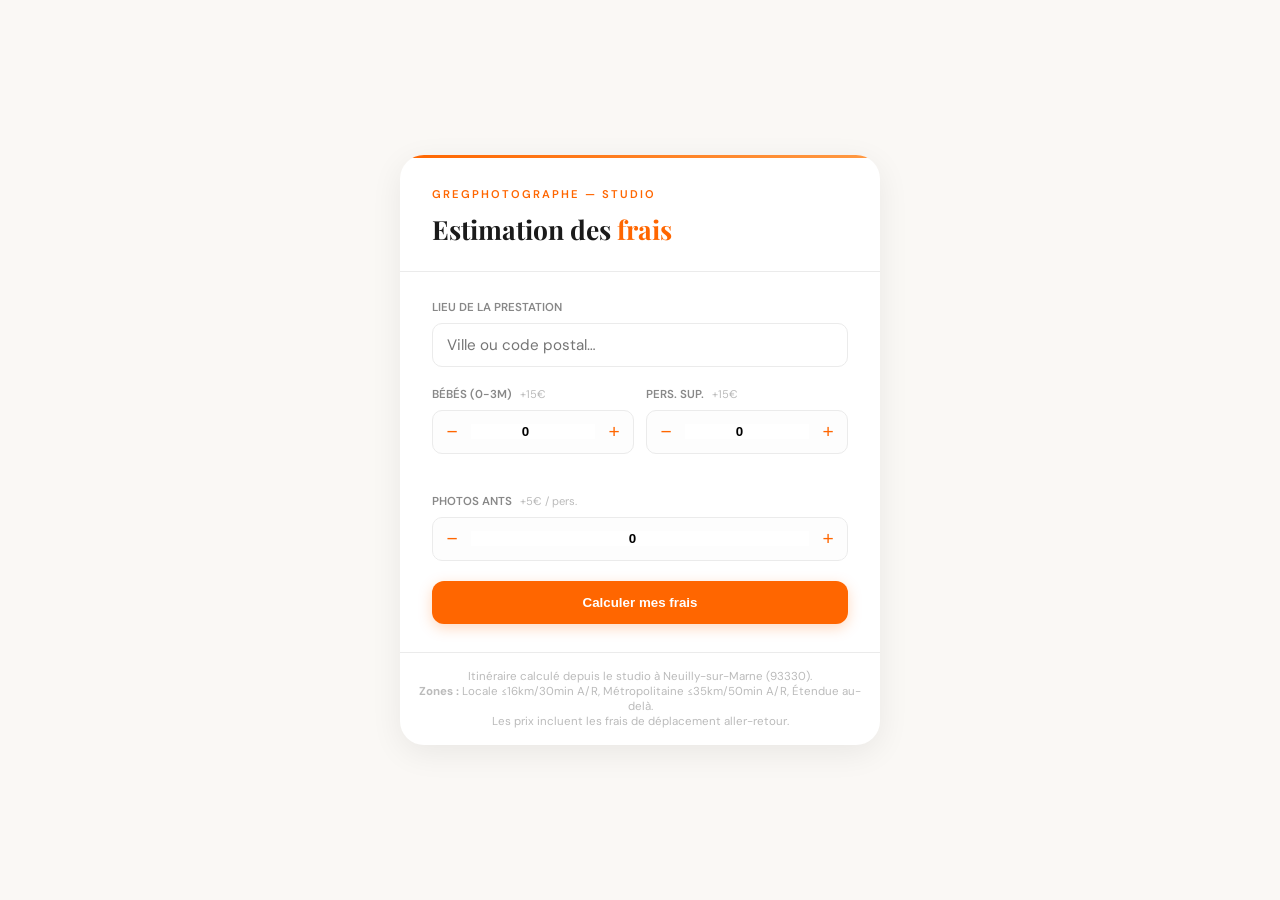
<file: public/index.html>
<!doctype html>
<html lang="fr">
<head>
  <meta charset="utf-8" />
  <meta name="viewport" content="width=device-width, initial-scale=1" />
  <title>Frais de déplacement | GregPhotographe</title>
  <link rel="preconnect" href="https://fonts.googleapis.com">
  <link href="https://fonts.googleapis.com/css2?family=Playfair+Display:wght@400;700&family=DM+Sans:wght@300;400;600&display=swap" rel="stylesheet">
  <style>
    :root {
      --primary: #1a1a1a;
      --orange: #ff6600;
      --orange-light: rgba(255, 102, 0, 0.08);
      --orange-glow: rgba(255, 102, 0, 0.25);
      --bg: #faf8f5;
      --card: #ffffff;
      --muted: #888;
      --border: #ebebeb;
      --radius: 16px;
    }
    *, *::before, *::after { box-sizing: border-box; margin: 0; padding: 0; }
    body {
      font-family: 'DM Sans', sans-serif;
      background: var(--bg);
      min-height: 100vh;
      display: flex;
      align-items: center;
      justify-content: center;
      padding: 1.5rem;
    }
    .card {
      background: var(--card);
      border-radius: 24px;
      box-shadow: 0 8px 32px rgba(0,0,0,0.07);
      width: 100%;
      max-width: 480px;
      overflow: hidden;
    }
    .card-header {
      padding: 2rem 2rem 1.5rem;
      border-bottom: 1px solid var(--border);
      position: relative;
    }
    .card-header::before {
      content: '';
      position: absolute;
      top: 0; left: 0; right: 0;
      height: 3px;
      background: linear-gradient(90deg, var(--orange), #ff9a44);
    }
    .logo-line {
      font-size: 0.7rem; letter-spacing: 0.18em; text-transform: uppercase;
      color: var(--orange); font-weight: 600; margin-bottom: 0.6rem;
    }
    h1 { font-family: 'Playfair Display', serif; font-size: 1.65rem; color: var(--primary); }
    h1 span { color: var(--orange); }
    .card-body { padding: 1.75rem 2rem; }
    .field { margin-bottom: 1.25rem; }
    .field label {
      display: block; font-size: 0.72rem; font-weight: 600;
      text-transform: uppercase; color: var(--muted); margin-bottom: 0.5rem;
    }
    .field label .tip { font-weight: 400; text-transform: none; color: #bbb; font-size: 0.7rem; margin-left: 0.3rem; }
    input[type="text"] {
      width: 100%; padding: 11px 14px; border: 1.5px solid var(--border);
      border-radius: 10px; font-family: inherit; font-size: 0.95rem;
    }
    input:focus { outline: none; border-color: var(--orange); box-shadow: 0 0 0 3px var(--orange-glow); }
    .row-grid { display: grid; grid-template-columns: 1fr 1fr; gap: 12px; margin-bottom: 1.25rem; }
    .number-ctrl {
      display: flex; align-items: center; border: 1.5px solid var(--border);
      border-radius: 10px; overflow: hidden; background: #fdfdfd;
    }
    .number-ctrl button {
      width: 38px; height: 42px; border: none; background: none;
      color: var(--orange); cursor: pointer; font-size: 1.2rem;
    }
    .number-ctrl input {
      flex: 1; border: none; text-align: center; font-weight: 600; width: 30px;
    }
    .btn-calc {
      width: 100%; padding: 14px; background: var(--orange); color: #fff;
      border: none; border-radius: 12px; font-weight: 600; cursor: pointer;
      box-shadow: 0 4px 14px var(--orange-glow);
    }
    .btn-calc:hover { background: #e55c00; transform: translateY(-1px); }
    #result { overflow: hidden; max-height: 0; transition: max-height 0.4s ease; }
    #result.visible { max-height: 600px; }
    .result-inner { border-top: 1px solid var(--border); padding: 1.5rem 2rem; }
    .result-inner.ok { background: var(--orange-light); }
    .result-price { font-family: 'Playfair Display', serif; font-size: 3rem; font-weight: 700; color: var(--orange); }
    .result-meta { font-size: 0.82rem; color: var(--muted); line-height: 1.5; margin-top: 8px; }
    .card-note { padding: 1rem; border-top: 1px solid var(--border); font-size: 0.72rem; color: #bbb; text-align: center; }
  </style>
</head>
<body>
<div class="card">
  <div class="card-header">
    <p class="logo-line">GregPhotographe &mdash; Studio</p>
    <h1>Estimation des <span>frais</span></h1>
  </div>
  <div class="card-body">
    <div class="field">
      <label for="address">Lieu de la prestation</label>
      <input id="address" type="text" placeholder="Ville ou code postal…" />
    </div>
    <div class="row-grid">
      <div class="field">
        <label>Bébés (0-3m) <span class="tip">+<span id="babyUnitPrice">15</span>€</span></label>
        <div class="number-ctrl">
          <button type="button" data-target="babies" data-op="minus">−</button>
          <input id="babies" type="number" value="0" readonly />
          <button type="button" data-target="babies" data-op="plus">+</button>
        </div>
      </div>
      <div class="field">
        <label>Pers. sup. <span class="tip">+<span id="persUnitPrice">15</span>€</span></label>
        <div class="number-ctrl">
          <button type="button" data-target="persons" data-op="minus">−</button>
          <input id="persons" type="number" value="0" readonly />
          <button type="button" data-target="persons" data-op="plus">+</button>
        </div>
      </div>
    </div>
    <div class="field">
      <label>Photos ANTS <span class="tip">+<span id="antsUnitPrice">5</span>€ / pers.</span></label>
      <div class="number-ctrl">
        <button type="button" data-target="ants" data-op="minus">−</button>
        <input id="ants" type="number" value="0" readonly />
        <button type="button" data-target="ants" data-op="plus">+</button>
      </div>
    </div>
    <button id="btn" class="btn-calc">Calculer mes frais</button>
  </div>
  <div id="result"></div>
  <p class="card-note">
    Itinéraire calculé depuis le studio à Neuilly-sur-Marne (93330).
    <br><strong>Zones :</strong> Locale ≤16km/30min A/R, Métropolitaine ≤35km/50min A/R, Étendue au-delà.
    <br>Les prix incluent les frais de déplacement aller-retour.
  </p>
</div>

<script>
 // Charge la configuration depuis localStorage (modifiable via admin)
function getConfig() {
  const STORAGE_KEY = 'gregPricingV2';
  const defaultConfig = {
    "priceStudio": 59,
    "localMaxKm": 16,
    "localMaxMin": 30,
    "priceLocal": 79,
    "localExtraKmPrice": 2.5,
    "localExtraMinPrice": 1.5,
    "metroMaxKm": 35,
    "metroMaxMin": 50,
    "priceMetro": 129,
    "metroExtraKmPrice": 2,
    "metroExtraMinPrice": 1.2,
    "extendedMaxKm": 50,
    "extendedMaxMin": 75,
    "priceExtended": 179,
    "parisSupplement": 30,
    "extendedExtraKmPrice": 1.5,
    "extendedExtraMinPrice": 1,
    "priceBaby": 15,
    "priceExtraPers": 15,
    "priceAnts": 5,
    "postalPrices": {
      "77500": 95,
      "93160": 95
    }
  };
  
  const saved = localStorage.getItem(STORAGE_KEY);
  if (saved) {
    try {
      const parsed = JSON.parse(saved);
      // Fusion avec les valeurs par défaut pour les champs manquants
      return { ...defaultConfig, ...parsed };
    } catch (e) {}
  }
  
  return defaultConfig;
}

  const STUDIO_POSITION = { lat: 48.8582, lon: 2.5286 };
  const CITY_POSTCODE = {
    "melun": "77000", "paris": "75000", "evry": "91000", "nanterre": "92000",
    "creteil": "94000", "noisy-le-grand": "93160", "chelles": "77500",
    "neuilly-sur-marne": "93330", "gagny": "93220", "le perreux-sur-marne": "94170",
    "gournay-sur-marne": "93460", "bagnolet": "93170", "montreuil": "93100",
    "saint-denis": "93200", "tremblay-en-france": "93290", "bondy": "93140"
  };

  function updateUIPrices() {
    const cfg = getConfig();
    document.getElementById('babyUnitPrice').textContent = cfg.priceBaby;
    document.getElementById('persUnitPrice').textContent = cfg.priceExtraPers;
    document.getElementById('antsUnitPrice').textContent = cfg.priceAnts;
  }
  window.addEventListener('load', updateUIPrices);

  async function geocode(address) {
    try {
      const url = new URL("https://nominatim.openstreetmap.org/search");
      url.searchParams.set("q", `${address}, France`);
      url.searchParams.set("format", "json");
      url.searchParams.set("addressdetails", "1");
      url.searchParams.set("limit", "1");
      url.searchParams.set("countrycodes", "fr");
      const r = await fetch(url.toString(), {
        headers: { "User-Agent": "GregPhotographe/1.0" }
      });
      if (r.ok) {
        const data = await r.json();
        if (data[0]) {
          const a = data[0].address || {};
          return {
            lat: Number(data[0].lat),
            lon: Number(data[0].lon),
            city: a.city || a.town || a.village || "",
            department: (a.postcode || "").slice(0, 2),
            postcode: a.postcode || ""
          };
        }
      }
    } catch (e) {}
    const cleaned = address.trim().toLowerCase();
    let postcode = cleaned.match(/\b(\d{5})\b/)?.[1] || CITY_POSTCODE[cleaned] || null;
    if (!postcode) throw new Error("Adresse introuvable");
    const dept = postcode.slice(0, 2);
    const centers = {
      "75": { lat: 48.8566, lon: 2.3522 }, "77": { lat: 48.5399, lon: 2.6595 },
      "78": { lat: 48.8014, lon: 2.1303 }, "91": { lat: 48.5839, lon: 2.3081 },
      "92": { lat: 48.8924, lon: 2.2153 }, "93": { lat: 48.9316, lon: 2.3976 },
      "94": { lat: 48.7846, lon: 2.4238 }, "95": { lat: 49.0375, lon: 2.0749 }
    };
    if (!centers[dept]) throw new Error("Département inconnu");
    return { ...centers[dept], city: postcode, department: dept, postcode, approximate: true };
  }

  async function routeORS(fromLat, fromLon, toLat, toLon) {
    const body = { coordinates: [[fromLon, fromLat], [toLon, toLat]], format: "json" };
    const controller = new AbortController();
    const timeout = setTimeout(() => controller.abort(), 8000);
    try {
      const r = await fetch("https://api.openrouteservice.org/v2/directions/driving-car", {
        method: "POST",
        headers: {
          "Authorization": "5b3ce3597851110001cf6248",
          "Content-Type": "application/json"
        },
        body: JSON.stringify(body),
        signal: controller.signal
      });
      clearTimeout(timeout);
      if (!r.ok) throw new Error("ORS indisponible");
      const data = await r.json();
      if (!data.routes?.[0]) throw new Error("Itinéraire introuvable");
      return {
        distanceKm: Math.round(data.routes[0].summary.distance / 100) / 10,
        durationMinSimple: Math.round(data.routes[0].summary.duration / 6) / 10
      };
    } catch {
      const R = 6371;
      const dLat = (toLat - fromLat) * Math.PI / 180;
      const dLon = (toLon - fromLon) * Math.PI / 180;
      const a = Math.sin(dLat/2) ** 2 + Math.cos(fromLat * Math.PI / 180) * Math.cos(toLat * Math.PI / 180) * Math.sin(dLon/2) ** 2;
      const dist = R * 2 * Math.atan2(Math.sqrt(a), Math.sqrt(1-a)) * 1.3;
      const time = (dist / 35) * 60;
      return {
        distanceKm: Math.round(dist * 10) / 10,
        durationMinSimple: Math.round(time * 10) / 10,
        approximate: true
      };
    } finally {
      clearTimeout(timeout);
    }
  }

  function computePrice(distanceKm, durationMinSimple, department, city) {
    const cfg = getConfig();
    // Tarif postal prioritaire
    if (city && cfg.postalPrices[city]) {
      console.log(`Tarif direct postal ${city} : ${cfg.postalPrices[city]} €`);
      return { price: cfg.postalPrices[city], zone: "Tarif direct", details: [`Tarif direct ${city} : ${cfg.postalPrices[city]} €`] };
    }
    // Studio
    if ((city || "").includes("93330") || (city || "").toLowerCase().includes("neuilly-sur-marne")) {
      console.log("Studio Neuilly-sur-Marne");
      return { price: cfg.priceStudio, zone: "Studio", details: [`Studio : ${cfg.priceStudio} €`] };
    }

    const durationAR = durationMinSimple * 2;
    console.log(`Distance : ${distanceKm} km, Temps A/R : ${durationAR} min`);
    console.log(`Seuils Locale : km≤${cfg.localMaxKm} ET min≤${cfg.localMaxMin}`);
    console.log(`Seuils Métropolitaine : km≤${cfg.metroMaxKm} ET min≤${cfg.metroMaxMin}`);

    let zone, basePrice, includedKm, includedMin, extraKmPrice, extraMinPrice, parisSurcharge = 0;

    if (distanceKm <= cfg.localMaxKm && durationAR <= cfg.localMaxMin) {
      zone = "Locale";
      basePrice = cfg.priceLocal;
      includedKm = cfg.localMaxKm;
      includedMin = cfg.localMaxMin;
      extraKmPrice = cfg.localExtraKmPrice;
      extraMinPrice = cfg.localExtraMinPrice;
      console.log("Zone Locale sélectionnée");
    } else if (distanceKm <= cfg.metroMaxKm && durationAR <= cfg.metroMaxMin) {
      zone = "Métropolitaine";
      basePrice = cfg.priceMetro;
      includedKm = cfg.metroMaxKm;
      includedMin = cfg.metroMaxMin;
      extraKmPrice = cfg.metroExtraKmPrice;
      extraMinPrice = cfg.metroExtraMinPrice;
      console.log("Zone Métropolitaine sélectionnée");
    } else {
      zone = "Étendue";
      basePrice = cfg.priceExtended;
      includedKm = cfg.extendedMaxKm;
      includedMin = cfg.extendedMaxMin;
      extraKmPrice = cfg.extendedExtraKmPrice;
      extraMinPrice = cfg.extendedExtraMinPrice;
      if (department === "75") {
        parisSurcharge = cfg.parisSupplement;
        console.log("Supplément Paris appliqué");
      }
      console.log("Zone Étendue sélectionnée");
    }

    const excessKm = Math.max(0, distanceKm - includedKm);
    const excessMin = Math.max(0, durationAR - includedMin);
    const kmCost = Math.round(excessKm * extraKmPrice * 10) / 10;
    const minCost = Math.round(excessMin * extraMinPrice * 10) / 10;
    const total = Math.round(basePrice + kmCost + minCost + parisSurcharge);

    console.log(`Excédent km : ${excessKm.toFixed(1)} -> ${kmCost.toFixed(1)} €`);
    console.log(`Excédent min : ${excessMin.toFixed(1)} -> ${minCost.toFixed(1)} €`);
    console.log(`Total : ${total} €`);

    const details = [`Zone ${zone} — ${basePrice} €`];
    if (excessKm > 0) details.push(`+ ${excessKm.toFixed(1)} km × ${extraKmPrice} € = ${kmCost.toFixed(1)} €`);
    else if (zone !== 'Studio') details.push(`Distance dans la limite (≤${includedKm} km)`);
    if (excessMin > 0) details.push(`+ ${excessMin.toFixed(1)} min (A/R) × ${extraMinPrice} € = ${minCost.toFixed(1)} €`);
    else if (zone !== 'Studio') details.push(`Temps dans la limite (≤${includedMin} min A/R)`);
    if (parisSurcharge > 0) details.push(`Supplément Paris : +${parisSurcharge} €`);

    return { price: total, zone, details };
  }

  const btn = document.getElementById("btn");
  const resultDiv = document.getElementById("result");
  document.querySelectorAll(".number-ctrl button").forEach(b => {
    b.addEventListener("click", () => {
      const input = document.getElementById(b.dataset.target);
      let v = parseInt(input.value) || 0;
      input.value = b.dataset.op === "plus" ? v + 1 : Math.max(0, v - 1);
    });
  });

  function showResult(html, type) {
    resultDiv.innerHTML = `<div class="result-inner ${type}">${html}</div>`;
    resultDiv.className = "visible";
  }

  btn.addEventListener("click", async () => {
    const address = document.getElementById("address").value.trim();
    if (!address) return showResult(`<p style="color:#c0392b;">⚠ Veuillez entrer une ville ou un code postal.</p>`, "err");
    btn.textContent = "Calcul en cours…"; btn.disabled = true;
    try {
      const clientGeo = await geocode(address);
      if (!clientGeo) throw new Error("Adresse introuvable");
      const route = await routeORS(STUDIO_POSITION.lat, STUDIO_POSITION.lon, clientGeo.lat, clientGeo.lon);
      console.log(`Résultat API : ${route.distanceKm} km, ${route.durationMinSimple} min simple`);
      const pricing = computePrice(route.distanceKm, route.durationMinSimple, clientGeo.department, clientGeo.postcode || clientGeo.city);
      const cfg = getConfig();
      const babies = parseInt(document.getElementById("babies").value) || 0;
      const persons = parseInt(document.getElementById("persons").value) || 0;
      const ants = parseInt(document.getElementById("ants").value) || 0;
      const babyCost = babies * cfg.priceBaby;
      const persCost = persons * cfg.priceExtraPers;
      const antsCost = ants * cfg.priceAnts;
      const grandTotal = pricing.price + babyCost + persCost + antsCost;
      let detailsHtml = pricing.details.map(d => `<div style="display:flex;justify-content:space-between;margin-bottom:6px;"><span>${d}</span></div>`).join('');
      
      // Ajouter une séparation pour les suppléments optionnels
      if (babyCost || persCost || antsCost) {
        detailsHtml += `<div style="margin-top:10px;padding-top:10px;border-top:1px dashed #ebebeb; font-size:0.85rem; color:var(--muted);">Suppléments optionnels :</div>`;
      }
      if (babyCost) detailsHtml += `<div style="display:flex;justify-content:space-between;margin-top:6px;"><span>Bébé 0-3 mois (${babies})</span><span>+${babyCost} €</span></div>`;
      if (persCost) detailsHtml += `<div style="display:flex;justify-content:space-between;margin-top:6px;"><span>Personne supplémentaire (${persons})</span><span>+${persCost} €</span></div>`;
      if (antsCost) detailsHtml += `<div style="display:flex;justify-content:space-between;margin-top:6px;"><span>Photos ANTS (${ants})</span><span>+${antsCost} €</span></div>`;
      const durationAR = route.durationMinSimple * 2;
      const approxNote = route.approximate || clientGeo.approximate ? '<div class="result-meta" style="font-style:italic;">⚠ Trajet approximatif</div>' : '';
      
      // Ajout des seuils de la zone pour transparence
      let zoneThresholds = '';
      if (pricing.zone === 'Locale') {
        zoneThresholds = `<div class="result-meta">Seuils Locale : ≤${cfg.localMaxKm} km / ≤${cfg.localMaxMin} min A/R</div>`;
      } else if (pricing.zone === 'Métropolitaine') {
        zoneThresholds = `<div class="result-meta">Seuils Métropolitaine : ≤${cfg.metroMaxKm} km / ≤${cfg.metroMaxMin} min A/R</div>`;
      } else if (pricing.zone === 'Étendue') {
        zoneThresholds = `<div class="result-meta">Seuils Étendue : >${cfg.extendedMaxKm} km ou >${cfg.extendedMaxMin} min A/R</div>`;
      }
      
      showResult(`
        <p style="font-size:0.75rem;text-transform:uppercase;color:#888;">${clientGeo.city || address} – ${route.distanceKm} km, ${route.durationMinSimple} min (simple) / ${durationAR} min (A/R)</p>
        <p class="result-price" style="margin:10px 0;">€${grandTotal}</p>
        <div style="margin-top:20px;padding-top:15px;border-top:1px dashed #ebebeb;">${detailsHtml}</div>
        <div class="result-meta">Zone : ${pricing.zone}</div>
        ${zoneThresholds}
        ${approxNote}
      `, "ok");
    } catch (err) {
      showResult(`<p style="color:#c0392b;">⚠ ${err.message}</p>`, "err");
    } finally {
      btn.textContent = "Calculer mes frais"; btn.disabled = false;
    }
  });
</script>
</body>
</html>
</file>
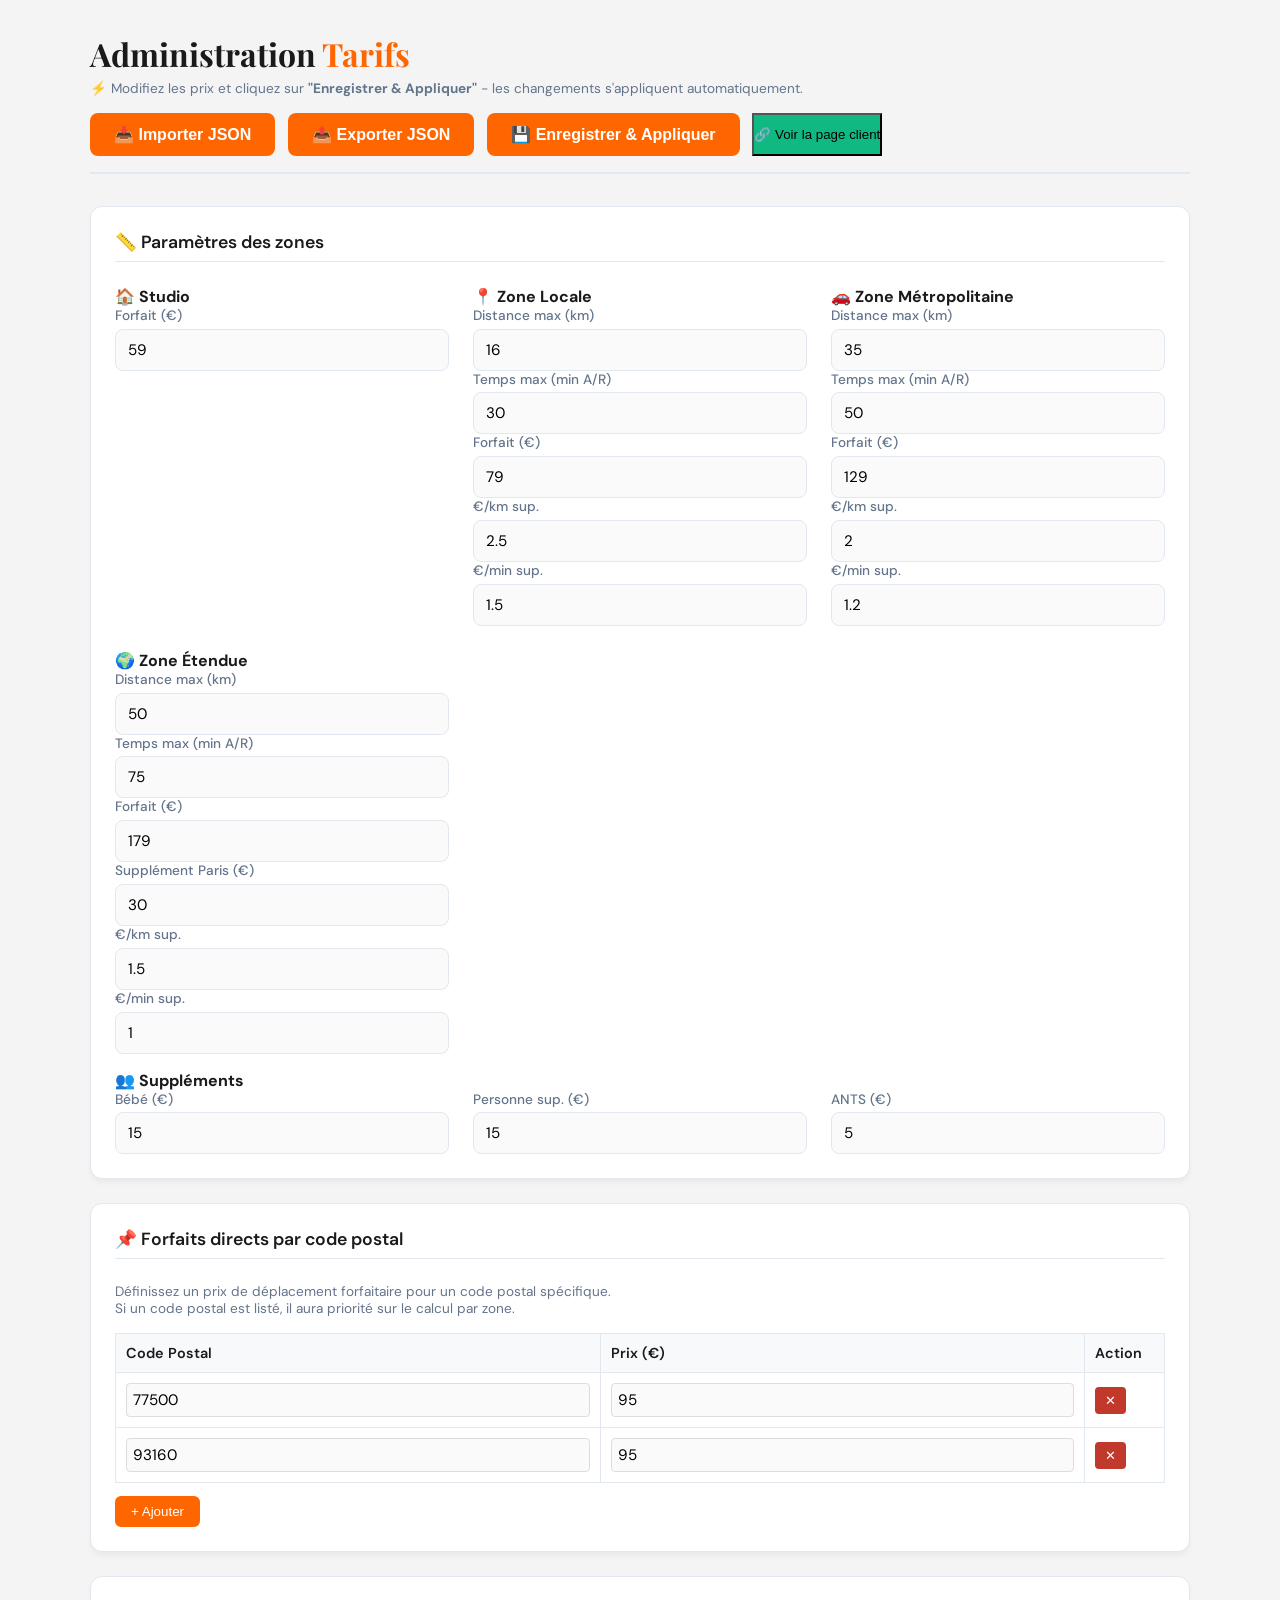
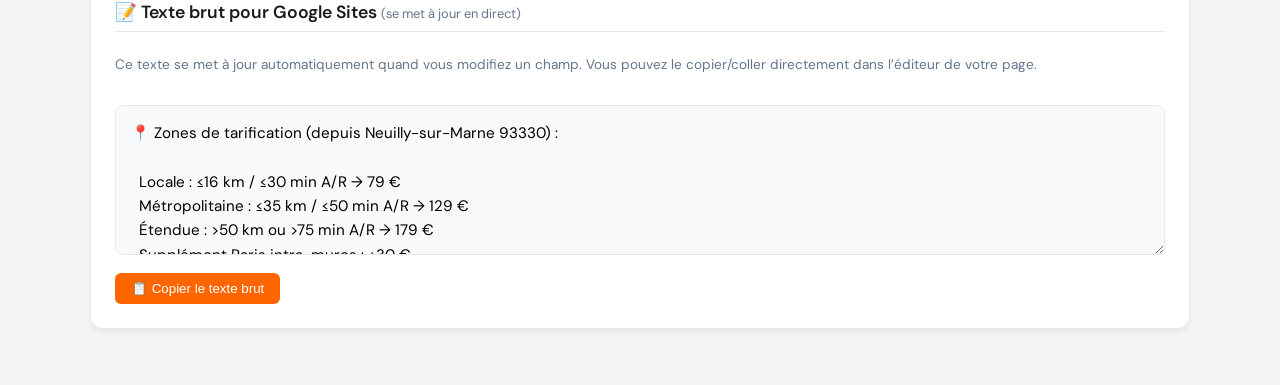
<file: public/admin-km.html>
<!doctype html>
<html lang="fr">
<head>
  <meta charset="utf-8" />
  <meta name="viewport" content="width=device-width, initial-scale=1" />
  <title>Admin - Tarifs simplifiés | GregPhotographe</title>
  <link rel="preconnect" href="https://fonts.googleapis.com">
  <link href="https://fonts.googleapis.com/css2?family=Playfair+Display:wght@700&family=DM+Sans:wght@400;500;600&display=swap" rel="stylesheet">
  <style>
    :root {
      --primary: #1a1a1a;
      --orange: #ff6600;
      --orange-light: rgba(255, 102, 0, 0.08);
      --bg: #f4f4f5;
      --card: #ffffff;
      --muted: #64748b;
      --border: #e2e8f0;
      --radius: 12px;
    }

    * { box-sizing: border-box; margin: 0; padding: 0; }

    body {
      font-family: 'DM Sans', sans-serif;
      background: var(--bg);
      color: var(--primary);
      padding: 2rem;
      min-height: 100vh;
    }

    .admin-container { max-width: 1100px; margin: 0 auto; }

    .header {
      display: flex;
      justify-content: space-between;
      align-items: center;
      margin-bottom: 2rem;
      padding-bottom: 1rem;
      border-bottom: 2px solid var(--border);
      flex-wrap: wrap;
      gap: 1rem;
    }

    .header h1 { font-family: 'Playfair Display', serif; font-size: 2rem; color: var(--primary); }
    .header h1 span { color: var(--orange); }

    .btn-group { display: flex; gap: 0.8rem; flex-wrap: wrap; }

    .btn-save, .btn-export, .btn-import, .btn-copy-text {
      background: var(--orange);
      color: white;
      border: none;
      padding: 12px 24px;
      border-radius: 8px;
      font-weight: 600;
      font-size: 1rem;
      cursor: pointer;
      white-space: nowrap;
    }
    .btn-save:hover, .btn-export:hover, .btn-import:hover, .btn-copy-text:hover { background: #e55c00; }

    .card {
      background: var(--card);
      border-radius: var(--radius);
      padding: 1.5rem;
      box-shadow: 0 4px 6px -1px rgba(0,0,0,0.05);
      border: 1px solid var(--border);
      margin-bottom: 1.5rem;
    }

    .card-title {
      font-size: 1.1rem;
      font-weight: 600;
      margin-bottom: 1.5rem;
      padding-bottom: 0.5rem;
      border-bottom: 1px solid var(--border);
    }

    .grid { display: grid; grid-template-columns: repeat(auto-fit, minmax(300px, 1fr)); gap: 1.5rem; }

    .form-group { margin-bottom: 1rem; }
    label {
      display: block;
      font-size: 0.85rem;
      font-weight: 500;
      color: var(--muted);
      margin-bottom: 0.3rem;
    }

    input[type="number"], input[type="text"], textarea {
      width: 100%;
      padding: 10px 12px;
      border: 1px solid var(--border);
      border-radius: 8px;
      font-family: inherit;
      font-size: 0.95rem;
      background: #fafafa;
    }
    input:focus, textarea:focus {
      outline: none;
      border-color: var(--orange);
      box-shadow: 0 0 0 3px var(--orange-light);
    }

    .input-wrapper { position: relative; }
    .input-suffix {
      position: absolute;
      right: 12px;
      top: 50%;
      transform: translateY(-50%);
      color: var(--muted);
      font-size: 0.9rem;
    }

    .postal-table { width: 100%; border-collapse: collapse; margin-top: 1rem; }
    .postal-table th, .postal-table td { padding: 10px; border: 1px solid var(--border); text-align: left; }
    .postal-table th { background: #f8f9fa; font-weight: 600; font-size: 0.9rem; }
    .postal-table input { width: 100%; border: 1px solid #ddd; padding: 6px; border-radius: 4px; }
    .delete-row-btn {
      background: #c0392b; color: white; border: none;
      padding: 6px 10px; border-radius: 4px; cursor: pointer;
    }

    .config-output {
      background: #1a1a1a; color: #e0e0e0; padding: 15px;
      border-radius: 8px; font-family: monospace; white-space: pre-wrap;
      max-height: 300px; overflow-y: auto; margin-top: 1rem;
    }

    .plain-text-output {
      background: #f8f9fa; padding: 15px; border-radius: 8px;
      font-family: 'DM Sans', sans-serif; white-space: pre-wrap;
      min-height: 150px; margin-top: 1rem; border: 1px solid var(--border);
      line-height: 1.6;
    }

    .toast {
      position: fixed; bottom: 20px; right: 20px;
      background: #10b981; color: white; padding: 12px 24px;
      border-radius: 8px; font-weight: 500;
      box-shadow: 0 10px 15px -3px rgba(0,0,0,0.1);
      transform: translateY(100px); opacity: 0; transition: all 0.3s;
    }
    .toast.show { transform: translateY(0); opacity: 1; }
  </style>
</head>
<body>

<div class="admin-container">
  <div class="header">
    <div>
      <h1>Administration <span>Tarifs</span></h1>
      <p style="font-size: 0.85rem; color: var(--muted); margin-top: 0.3rem;">
        ⚡ Modifiez les prix et cliquez sur <strong>"Enregistrer & Appliquer"</strong> - les changements s'appliquent automatiquement.
      </p>
    </div>
    <div class="btn-group">
      <button class="btn-import" id="importBtn">📥 Importer JSON</button>
      <button class="btn-export" id="exportBtn">📤 Exporter JSON</button>
      <button class="btn-save" id="saveAllBtn">💾 Enregistrer & Appliquer</button>
      <button class="btn-open" id="openClientBtn" style="background: #10b981;">🔗 Voir la page client</button>
    </div>
  </div>

  <!-- Grille zonale -->
  <div class="card">
    <div class="card-title">📏 Paramètres des zones</div>
    <div class="grid">
      <div>
        <h4>🏠 Studio</h4>
        <label>Forfait (€)</label><input type="number" id="priceStudio" value="59" />
      </div>
      <div>
        <h4>📍 Zone Locale</h4>
        <label>Distance max (km)</label><input type="number" id="localMaxKm" value="16" step="0.1" />
        <label>Temps max (min A/R)</label><input type="number" id="localMaxMin" value="30" />
        <label>Forfait (€)</label><input type="number" id="priceLocal" value="79" />
        <label>€/km sup.</label><input type="number" id="localExtraKmPrice" value="2.5" step="0.1" />
        <label>€/min sup.</label><input type="number" id="localExtraMinPrice" value="1.5" step="0.1" />
      </div>
      <div>
        <h4>🚗 Zone Métropolitaine</h4>
        <label>Distance max (km)</label><input type="number" id="metroMaxKm" value="35" step="0.1" />
        <label>Temps max (min A/R)</label><input type="number" id="metroMaxMin" value="50" />
        <label>Forfait (€)</label><input type="number" id="priceMetro" value="129" />
        <label>€/km sup.</label><input type="number" id="metroExtraKmPrice" value="2" step="0.1" />
        <label>€/min sup.</label><input type="number" id="metroExtraMinPrice" value="1.2" step="0.1" />
      </div>
      <div>
        <h4>🌍 Zone Étendue</h4>
        <label>Distance max (km)</label><input type="number" id="extendedMaxKm" value="50" step="0.1" />
        <label>Temps max (min A/R)</label><input type="number" id="extendedMaxMin" value="75" />
        <label>Forfait (€)</label><input type="number" id="priceExtended" value="179" />
        <label>Supplément Paris (€)</label><input type="number" id="parisSupplement" value="30" />
        <label>€/km sup.</label><input type="number" id="extendedExtraKmPrice" value="1.5" step="0.1" />
        <label>€/min sup.</label><input type="number" id="extendedExtraMinPrice" value="1" step="0.1" />
      </div>
    </div>
    <h4 style="margin-top:1rem;">👥 Suppléments</h4>
    <div class="grid">
      <div><label>Bébé (€)</label><input type="number" id="priceBaby" value="15" /></div>
      <div><label>Personne sup. (€)</label><input type="number" id="priceExtraPers" value="15" /></div>
      <div><label>ANTS (€)</label><input type="number" id="priceAnts" value="5" /></div>
    </div>
  </div>

  <!-- Tableau codes postaux -->
  <div class="card">
    <div class="card-title">📌 Forfaits directs par code postal</div>
    <p style="font-size:0.85rem; color: var(--muted); margin-bottom: 1rem;">
      Définissez un prix de déplacement forfaitaire pour un code postal spécifique.<br>
      Si un code postal est listé, il aura priorité sur le calcul par zone.
    </p>
    <table class="postal-table">
      <thead><tr><th>Code Postal</th><th>Prix (€)</th><th style="width:80px;">Action</th></tr></thead>
      <tbody id="postalTableBody"></tbody>
    </table>
    <button id="addRowBtn" style="margin-top:0.8rem; background: var(--orange); color: white; border: none; padding: 8px 16px; border-radius: 6px; cursor: pointer;">+ Ajouter</button>
  </div>

  <!-- Bloc de configuration JS (masqué - les modifications sont appliquées automatiquement via localStorage) -->
  <div class="card" style="display: none;">
    <div class="card-title">📋 Code <code>getConfig()</code> à copier dans votre site</div>
    <p style="font-size:0.85rem; color: var(--muted); margin-bottom: 1rem;">
      Copiez ce bloc et remplacez la fonction <code>getConfig()</code> dans votre page <code>index.html</code>.
    </p>
    <div class="config-output" id="configOutput"></div>
    <button id="copyConfigBtn" style="margin-top:0.8rem; background: var(--orange); color: white; border: none; padding: 8px 16px; border-radius: 6px; cursor: pointer;">📋 Copier le code</button>
  </div>

  <!-- Texte brut pour Google Sites -->
  <div class="card">
    <div class="card-title">📝 Texte brut pour Google Sites <span style="font-weight:normal; font-size:0.8rem; color:var(--muted);">(se met à jour en direct)</span></div>
    <p style="font-size:0.85rem; color: var(--muted); margin-bottom: 1rem;">
      Ce texte se met à jour automatiquement quand vous modifiez un champ. Vous pouvez le copier/coller directement dans l’éditeur de votre page.
    </p>
    <textarea id="plainTextOutput" class="plain-text-output" readonly></textarea>
    <button id="copyPlainTextBtn" style="margin-top:0.8rem; background: var(--orange); color: white; border: none; padding: 8px 16px; border-radius: 6px; cursor: pointer;">📋 Copier le texte brut</button>
  </div>
</div>

<input type="file" id="importFileInput" accept=".json" style="display: none;" />
<div class="toast" id="toast">✅ Paramètres enregistrés</div>

<script>
  const STORAGE_KEY = 'gregPricingV2';

  const defaultConfig = {
    priceStudio: 59,
    localMaxKm: 16, localMaxMin: 30, priceLocal: 79,
    localExtraKmPrice: 2.5, localExtraMinPrice: 1.5,
    metroMaxKm: 35, metroMaxMin: 50, priceMetro: 129,
    metroExtraKmPrice: 2, metroExtraMinPrice: 1.2,
    extendedMaxKm: 50, extendedMaxMin: 75, priceExtended: 179,
    parisSupplement: 30,
    extendedExtraKmPrice: 1.5, extendedExtraMinPrice: 1,
    priceBaby: 15, priceExtraPers: 15, priceAnts: 5,
    postalPrices: {"77500": 95, "93160": 95}
  };

  let currentConfig = JSON.parse(JSON.stringify(defaultConfig));

  // Liste des IDs de champs à surveiller
  const watchedFields = [
    'priceStudio',
    'localMaxKm', 'localMaxMin', 'priceLocal', 'localExtraKmPrice', 'localExtraMinPrice',
    'metroMaxKm', 'metroMaxMin', 'priceMetro', 'metroExtraKmPrice', 'metroExtraMinPrice',
    'extendedMaxKm', 'extendedMaxMin', 'priceExtended', 'parisSupplement',
    'extendedExtraKmPrice', 'extendedExtraMinPrice',
    'priceBaby', 'priceExtraPers', 'priceAnts'
  ];

  function loadConfig() {
    const saved = localStorage.getItem(STORAGE_KEY);
    if (saved) {
      try { currentConfig = JSON.parse(saved); } catch (e) {}
    }
    populateFields();
    renderPostalTable();
    refreshAllOutputs();
  }

  function populateFields() {
    document.getElementById('priceStudio').value = currentConfig.priceStudio;
    document.getElementById('localMaxKm').value = currentConfig.localMaxKm;
    document.getElementById('localMaxMin').value = currentConfig.localMaxMin;
    document.getElementById('priceLocal').value = currentConfig.priceLocal;
    document.getElementById('localExtraKmPrice').value = currentConfig.localExtraKmPrice;
    document.getElementById('localExtraMinPrice').value = currentConfig.localExtraMinPrice;
    document.getElementById('metroMaxKm').value = currentConfig.metroMaxKm;
    document.getElementById('metroMaxMin').value = currentConfig.metroMaxMin;
    document.getElementById('priceMetro').value = currentConfig.priceMetro;
    document.getElementById('metroExtraKmPrice').value = currentConfig.metroExtraKmPrice;
    document.getElementById('metroExtraMinPrice').value = currentConfig.metroExtraMinPrice;
    document.getElementById('extendedMaxKm').value = currentConfig.extendedMaxKm;
    document.getElementById('extendedMaxMin').value = currentConfig.extendedMaxMin;
    document.getElementById('priceExtended').value = currentConfig.priceExtended;
    document.getElementById('parisSupplement').value = currentConfig.parisSupplement;
    document.getElementById('extendedExtraKmPrice').value = currentConfig.extendedExtraKmPrice;
    document.getElementById('extendedExtraMinPrice').value = currentConfig.extendedExtraMinPrice;
    document.getElementById('priceBaby').value = currentConfig.priceBaby;
    document.getElementById('priceExtraPers').value = currentConfig.priceExtraPers;
    document.getElementById('priceAnts').value = currentConfig.priceAnts;
  }

  function readFieldsToConfig() {
    currentConfig.priceStudio = parseFloat(document.getElementById('priceStudio').value) || 0;
    currentConfig.localMaxKm = parseFloat(document.getElementById('localMaxKm').value) || 0;
    currentConfig.localMaxMin = parseFloat(document.getElementById('localMaxMin').value) || 0;
    currentConfig.priceLocal = parseFloat(document.getElementById('priceLocal').value) || 0;
    currentConfig.localExtraKmPrice = parseFloat(document.getElementById('localExtraKmPrice').value) || 0;
    currentConfig.localExtraMinPrice = parseFloat(document.getElementById('localExtraMinPrice').value) || 0;
    currentConfig.metroMaxKm = parseFloat(document.getElementById('metroMaxKm').value) || 0;
    currentConfig.metroMaxMin = parseFloat(document.getElementById('metroMaxMin').value) || 0;
    currentConfig.priceMetro = parseFloat(document.getElementById('priceMetro').value) || 0;
    currentConfig.metroExtraKmPrice = parseFloat(document.getElementById('metroExtraKmPrice').value) || 0;
    currentConfig.metroExtraMinPrice = parseFloat(document.getElementById('metroExtraMinPrice').value) || 0;
    currentConfig.extendedMaxKm = parseFloat(document.getElementById('extendedMaxKm').value) || 0;
    currentConfig.extendedMaxMin = parseFloat(document.getElementById('extendedMaxMin').value) || 0;
    currentConfig.priceExtended = parseFloat(document.getElementById('priceExtended').value) || 0;
    currentConfig.parisSupplement = parseFloat(document.getElementById('parisSupplement').value) || 0;
    currentConfig.extendedExtraKmPrice = parseFloat(document.getElementById('extendedExtraKmPrice').value) || 0;
    currentConfig.extendedExtraMinPrice = parseFloat(document.getElementById('extendedExtraMinPrice').value) || 0;
    currentConfig.priceBaby = parseFloat(document.getElementById('priceBaby').value) || 0;
    currentConfig.priceExtraPers = parseFloat(document.getElementById('priceExtraPers').value) || 0;
    currentConfig.priceAnts = parseFloat(document.getElementById('priceAnts').value) || 0;

    const rows = document.querySelectorAll('#postalTableBody tr');
    const postalPrices = {};
    rows.forEach(row => {
      const cpInput = row.querySelector('.cp-input');
      const priceInput = row.querySelector('.price-input');
      const code = cpInput.value.trim();
      const price = parseFloat(priceInput.value);
      if (code && !isNaN(price)) postalPrices[code] = price;
    });
    currentConfig.postalPrices = postalPrices;
  }

  function saveConfig() {
    readFieldsToConfig();
    localStorage.setItem(STORAGE_KEY, JSON.stringify(currentConfig));
    refreshAllOutputs();
    showToast('✅ Tarifs enregistrés et appliqués !');
  }

  function renderPostalTable() {
    const tbody = document.getElementById('postalTableBody');
    tbody.innerHTML = '';
    const entries = Object.entries(currentConfig.postalPrices || {});
    entries.forEach(([code, price]) => addRow(code, price));
    if (entries.length === 0) addRow('', '');
  }

  function addRow(code = '', price = '') {
    const tbody = document.getElementById('postalTableBody');
    const row = document.createElement('tr');
    row.innerHTML = `
      <td><input class="cp-input" type="text" value="${code}" placeholder="93160" /></td>
      <td><input class="price-input" type="number" value="${price}" placeholder="Prix déplacement" /></td>
      <td><button class="delete-row-btn">✕</button></td>
    `;
    row.querySelector('.delete-row-btn').addEventListener('click', () => {
      row.remove();
      if (document.querySelectorAll('#postalTableBody tr').length === 0) addRow('', '');
      updateLiveOutputs(); // Mise à jour après suppression
    });
    // Mise à jour lors de la saisie dans les champs code/prix
    const cpInput = row.querySelector('.cp-input');
    const priceInput = row.querySelector('.price-input');
    cpInput.addEventListener('input', updateLiveOutputs);
    priceInput.addEventListener('input', updateLiveOutputs);
    tbody.appendChild(row);
  }

  // --- Rafraîchissement des sorties ---
  function refreshAllOutputs() {
    generateConfigCode();
    generatePlainTextSummary();
  }

  function updateLiveOutputs() {
    // Relit tous les champs sans enregistrer dans localStorage
    readFieldsToConfig();
    refreshAllOutputs();
  }

  // Attacher les écouteurs en direct sur tous les champs de la grille
  function attachLiveListeners() {
    watchedFields.forEach(id => {
      const el = document.getElementById(id);
      if (el) {
        el.addEventListener('input', updateLiveOutputs);
      }
    });
  }

  function generateConfigCode() {
    const cfg = JSON.parse(JSON.stringify(currentConfig));
    const code = `// ⚠️ Ne pas modifier ce bloc manuellement. Copiez-le depuis l'admin.\nfunction getConfig() {\n  return ${JSON.stringify(cfg, null, 2)};\n}`;
    document.getElementById('configOutput').textContent = code;
  }

  // --- Génération du texte brut pour Google Sites ---
  function generatePlainTextSummary() {
    const cfg = currentConfig;
    // Exemple Paris 11e : distance d'environ 22 km et 45 min simple (90 min A/R)
    const dist = 22;
    const timeSimple = 45;
    const timeAR = timeSimple * 2;
    const base = cfg.priceExtended;
    const excessKm = Math.max(0, dist - cfg.extendedMaxKm);
    const excessMin = Math.max(0, timeAR - cfg.extendedMaxMin);
    const kmCost = excessKm * cfg.extendedExtraKmPrice;
    const minCost = excessMin * cfg.extendedExtraMinPrice;
    const totalExample = Math.round(base + cfg.parisSupplement + kmCost + minCost);

    let text = `📍 Zones de tarification (depuis Neuilly-sur-Marne 93330) :\n\n`;
    text += `  Locale : ≤${cfg.localMaxKm} km / ≤${cfg.localMaxMin} min A/R → ${cfg.priceLocal} €\n`;
    text += `  Métropolitaine : ≤${cfg.metroMaxKm} km / ≤${cfg.metroMaxMin} min A/R → ${cfg.priceMetro} €\n`;
    text += `  Étendue : >${cfg.extendedMaxKm} km ou >${cfg.extendedMaxMin} min A/R → ${cfg.priceExtended} €\n`;
    text += `  Supplément Paris intra-muros : +${cfg.parisSupplement} €\n\n`;
    text += `💰 Suppléments supplémentaires :\n`;
    text += `  Bébé 0-3 mois : +${cfg.priceBaby} € par bébé\n`;
    text += `  Personne supplémentaire : +${cfg.priceExtraPers} € par personne\n`;
    text += `  Photos ANTS : +${cfg.priceAnts} € par personne\n\n`;
    text += `⚡ Tarifs supplémentaires :\n`;
    text += `  Zone Locale : +${cfg.localExtraKmPrice} €/km, +${cfg.localExtraMinPrice} €/min au-delà\n`;
    text += `  Zone Métropolitaine : +${cfg.metroExtraKmPrice} €/km, +${cfg.metroExtraMinPrice} €/min au-delà\n`;
    text += `  Zone Étendue : +${cfg.extendedExtraKmPrice} €/km, +${cfg.extendedExtraMinPrice} €/min au-delà\n\n`;
    text += `💡 Exemple Paris 11e (${dist} km, ${timeSimple} min simple / ${timeAR} min A/R) : ${totalExample} €\n`;
    text += `   Calcul : ${base} € (base Zone Étendue) + ${cfg.parisSupplement} € (Paris) + ${excessKm} km × ${cfg.extendedExtraKmPrice} € = ${kmCost} € + ${excessMin} min × ${cfg.extendedExtraMinPrice} € = ${minCost} € = ${totalExample} €`;

    document.getElementById('plainTextOutput').value = text;
  }

  // --- Export / Import JSON ---
  document.getElementById('exportBtn').addEventListener('click', () => {
    readFieldsToConfig();
    const json = JSON.stringify(currentConfig, null, 2);
    const blob = new Blob([json], { type: 'application/json' });
    const url = URL.createObjectURL(blob);
    const a = document.createElement('a');
    a.href = url;
    a.download = 'gregPricingConfig.json';
    a.click();
    URL.revokeObjectURL(url);
    showToast('📤 Configuration exportée');
  });

  document.getElementById('importBtn').addEventListener('click', () => {
    document.getElementById('importFileInput').click();
  });

  document.getElementById('importFileInput').addEventListener('change', (e) => {
    const file = e.target.files[0];
    if (!file) return;
    const reader = new FileReader();
    reader.onload = (event) => {
      try {
        const imported = JSON.parse(event.target.result);
        if (imported.priceStudio === undefined) throw new Error('Fichier JSON invalide');
        currentConfig = { ...defaultConfig, ...imported };
        if (typeof currentConfig.postalPrices !== 'object' || currentConfig.postalPrices === null) {
          currentConfig.postalPrices = {};
        }
        populateFields();
        renderPostalTable();
        localStorage.setItem(STORAGE_KEY, JSON.stringify(currentConfig));
        refreshAllOutputs();
        showToast('📥 Configuration importée');
      } catch (err) {
        alert('Erreur import : ' + err.message);
      }
    };
    reader.readAsText(file);
    e.target.value = '';
  });

  document.getElementById('addRowBtn').addEventListener('click', () => addRow('', ''));
  document.getElementById('saveAllBtn').addEventListener('click', saveConfig);
  
  // Bouton pour ouvrir la page client
  document.getElementById('openClientBtn').addEventListener('click', () => {
    window.open('index.html', '_blank');
  });

  document.getElementById('copyConfigBtn').addEventListener('click', () => {
    const text = document.getElementById('configOutput').textContent;
    navigator.clipboard.writeText(text).then(() => showToast('📋 Code copié !'));
  });

  document.getElementById('copyPlainTextBtn').addEventListener('click', () => {
    const text = document.getElementById('plainTextOutput').value;
    navigator.clipboard.writeText(text).then(() => showToast('📋 Texte brut copié !'));
  });

  function showToast(msg = '✅ Paramètres enregistrés') {
    const toast = document.getElementById('toast');
    toast.textContent = msg;
    toast.classList.add('show');
    setTimeout(() => toast.classList.remove('show'), 3000);
  }

  // Initialisation
  loadConfig();
  attachLiveListeners();
</script>

</body>
</html>
</file>
